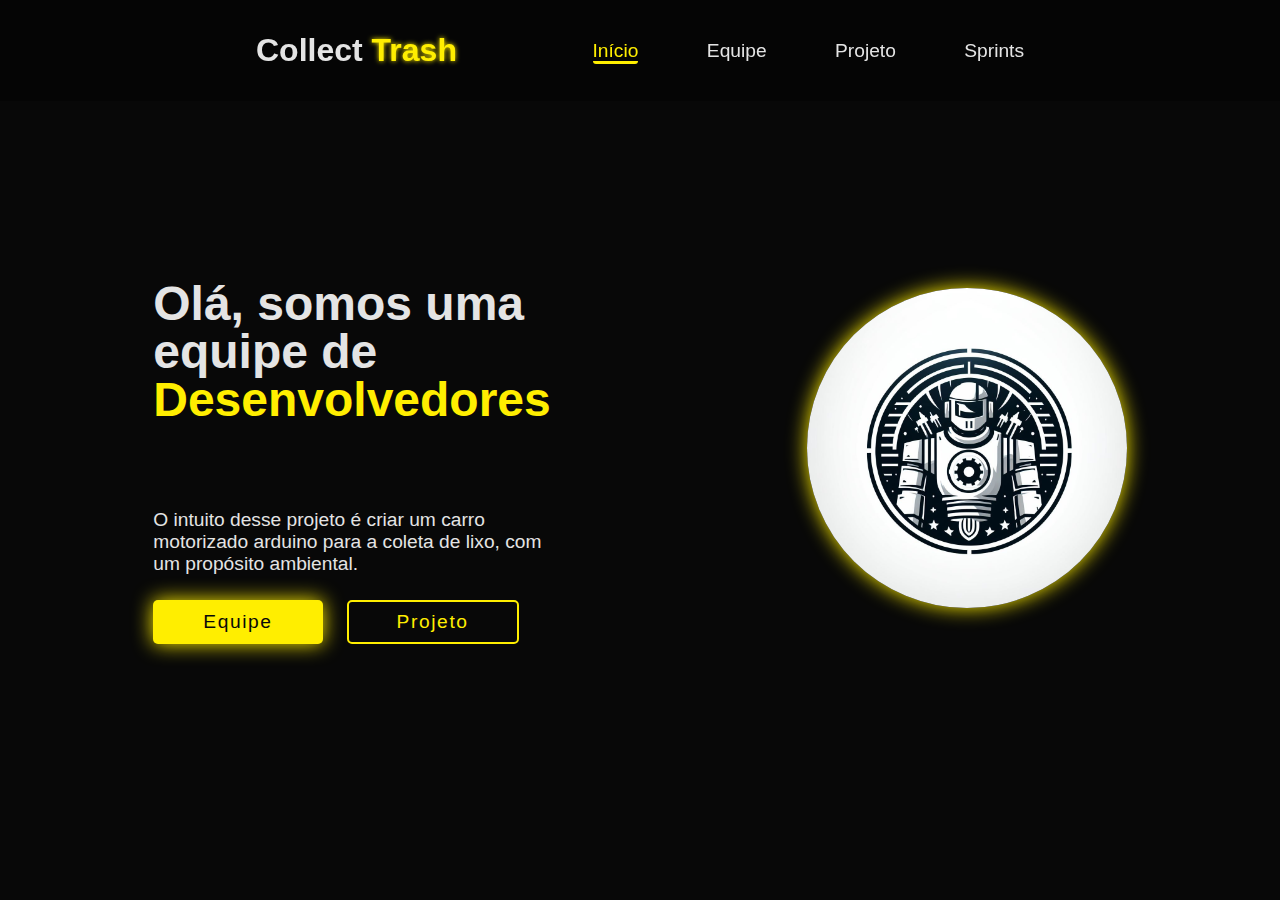
<file: index.html>
<!DOCTYPE html>
<html lang="pt-BR">

<head>
    <meta charset="UTF-8" />
    <meta name="viewport" content="width=device-width, initial-scale=1.0" />
    <link rel="stylesheet" href="assets/styles.css" />
    <link href="https://unpkg.com/boxicons@2.1.4/css/boxicons.min.css" rel="stylesheet" />

    <title>Membros</title>
</head>

<body>
    <header class="header">
        <a href="#home" class="logo">Collect <span>Trash</span></a>

        <nav class="navbar">
            <a href="index.html" class="active">Início</a>
            <a href="equipe.html">Equipe</a>
            <a href="projeto.html">Projeto</a>
            <a href="sprints.html" >Sprints</a>
    </header>
    <section class="home" id="home">
        <div class="home-content">
            <h1>Olá, somos uma equipe de <span>Desenvolvedores</span></h1>
            <h3 class="text-animation"><span></span></h3>
            <p>
                O intuito desse projeto é criar um carro motorizado arduino para a coleta de lixo, com um propósito ambiental.
            </p>
            <div class="btn-group">
                <a href="equipe.html" class="btn">Equipe</a>
                <a href="projeto.html" class="btn">Projeto</a>
            </div>
        </div>
        <div class="home-img">
            <img src="assets/images/Imagem do WhatsApp de 2024-05-14 à(s) 16.28.32_f3fa332c.jpg" alt="Logo da equipe" />
        </div>
</file>
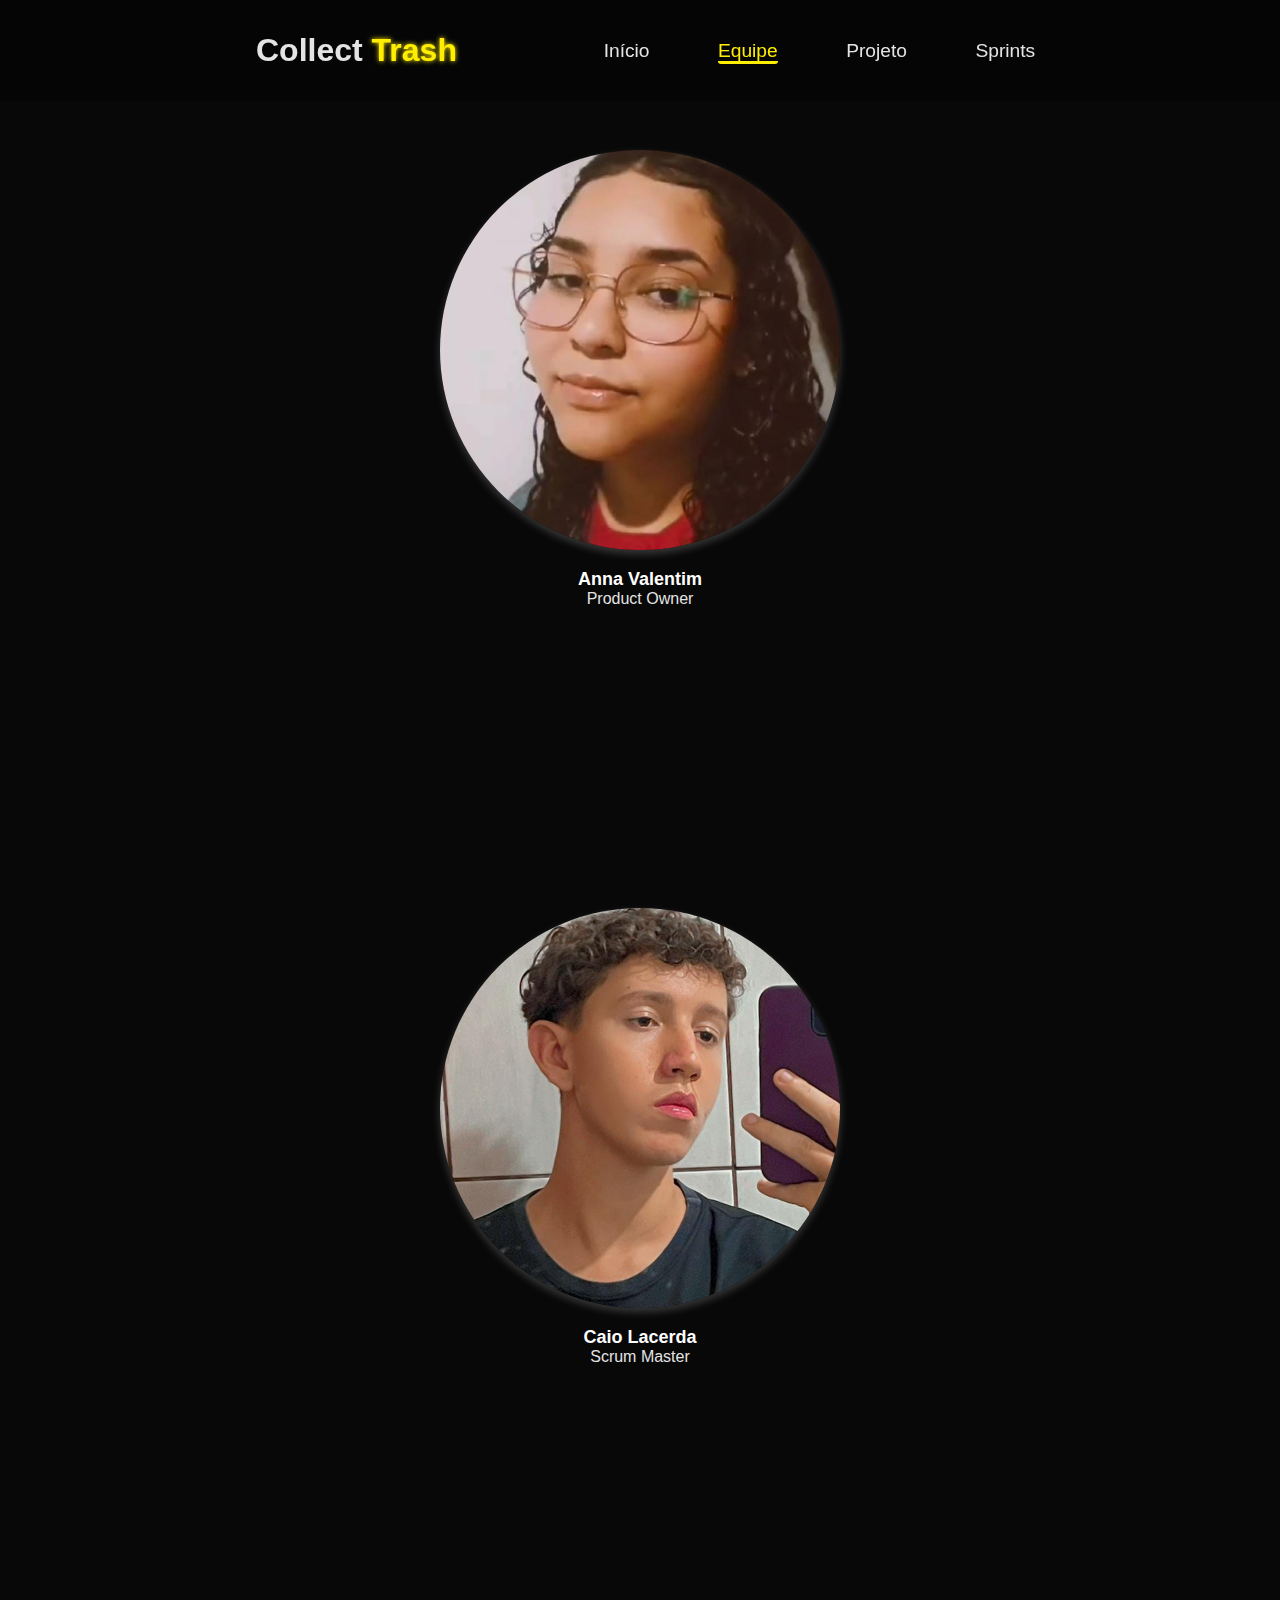
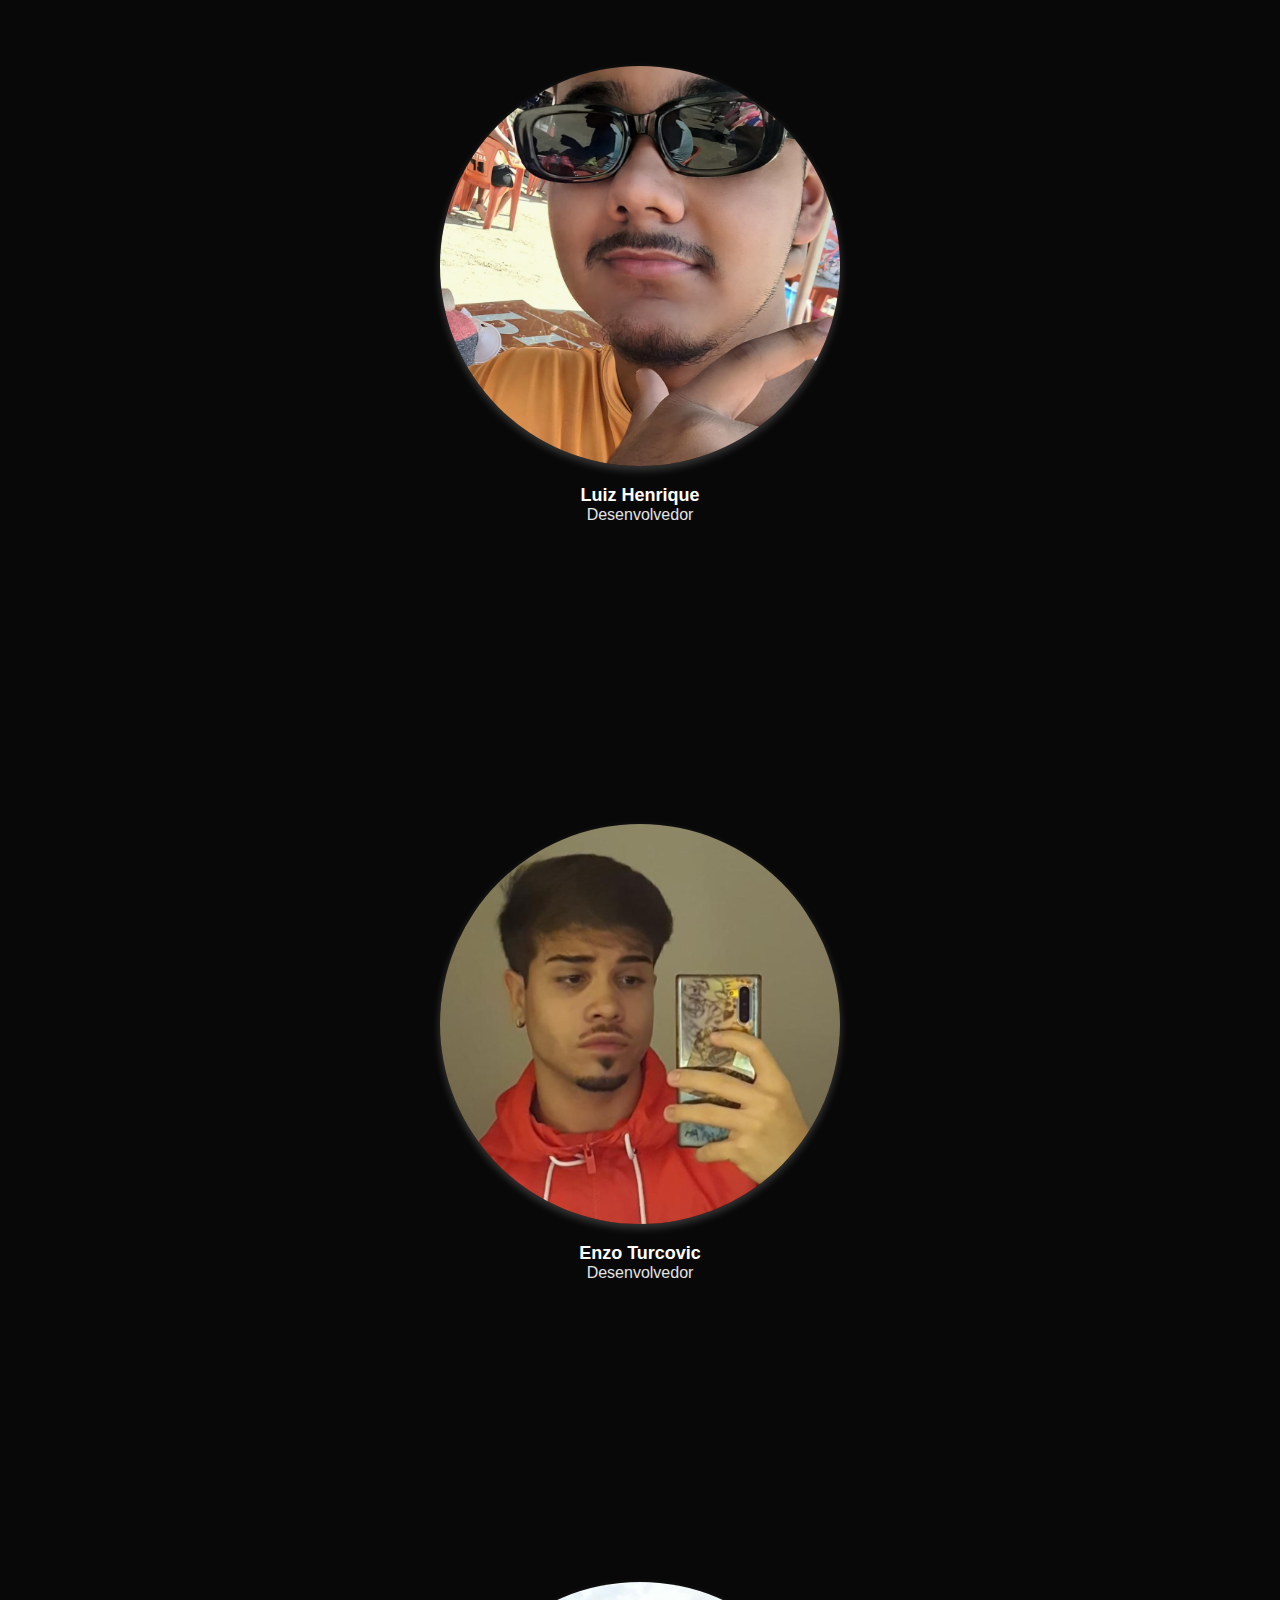
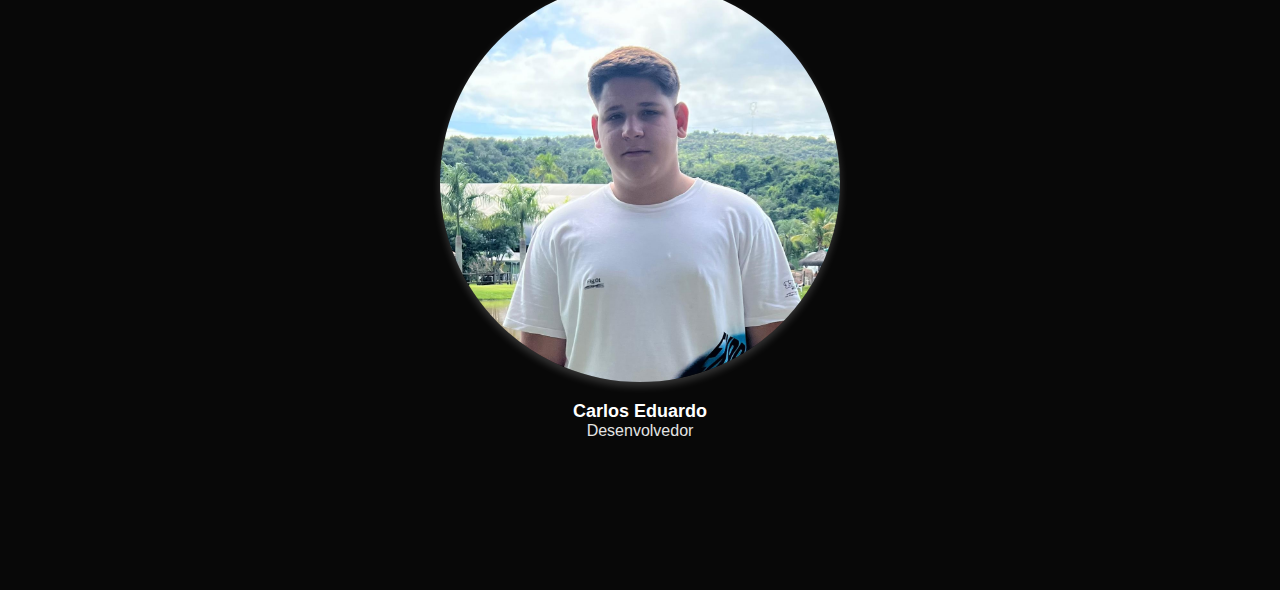
<file: equipe.html>
<!DOCTYPE html>
<html lang="pt-BR">

<head>
    <meta charset="UTF-8" />
    <meta name="viewport" content="width=device-width, initial-scale=1.0" />
    <link rel="stylesheet" href="assets/stylesquipe.css" />
    <link href="https://unpkg.com/boxicons@2.1.4/css/boxicons.min.css" rel="stylesheet" />

    <title>Equipe</title>
</head>

<body>
    <header class="header">
        <a href="#home" class="logo">Collect <span>Trash</span></a>
        <nav class="navbar">
            <a href="index.html">Início</a>
            <a href="equipe.html" class="active">Equipe</a>
            <a href="projeto.html">Projeto</a>
            <a href="sprints.html" >Sprints</a>
        </nav>
    </header>

    <div id="principal">
        <main>
            <div id="picture-aluno01">
                <img id="image-m1" src="assets/images/anna.jpg" alt="Product Owner">
                <h1>Anna Valentim</h1>
                <p>Product Owner</p>
            </div>
            <div id="picture-aluno02">
                <img id="image-m2" src="assets/images/caiox.jpg" alt="Scrum Master">
                <h1>Caio Lacerda</h1>
                <p>Scrum Master</p>
            </div>
            <div id="picture-aluno03">
                <img id="image-m3" src="assets/images/luiz.jpg" alt="Equipe de Desenvolvedores">
                <h1>Luiz Henrique</h1>
                <p>Desenvolvedor</p>
            </div>
            <div id="picture-aluno04">
                <img id="image-m4" src="assets/images/enzo.jpg" alt="Equipe de Desenvolvedores">
                <h1>Enzo Turcovic</h1>
                <p>Desenvolvedor</p>
            </div>
            <div id="picture-aluno05">
                <img id="image-m5" src="assets/images/dudu.jpg" alt="Equipe de Desenvolvedores">
                <h1>Carlos Eduardo</h1>
                <p>Desenvolvedor</p>
            </div>
        </main>
    </div>
</body>
</html>
</file>
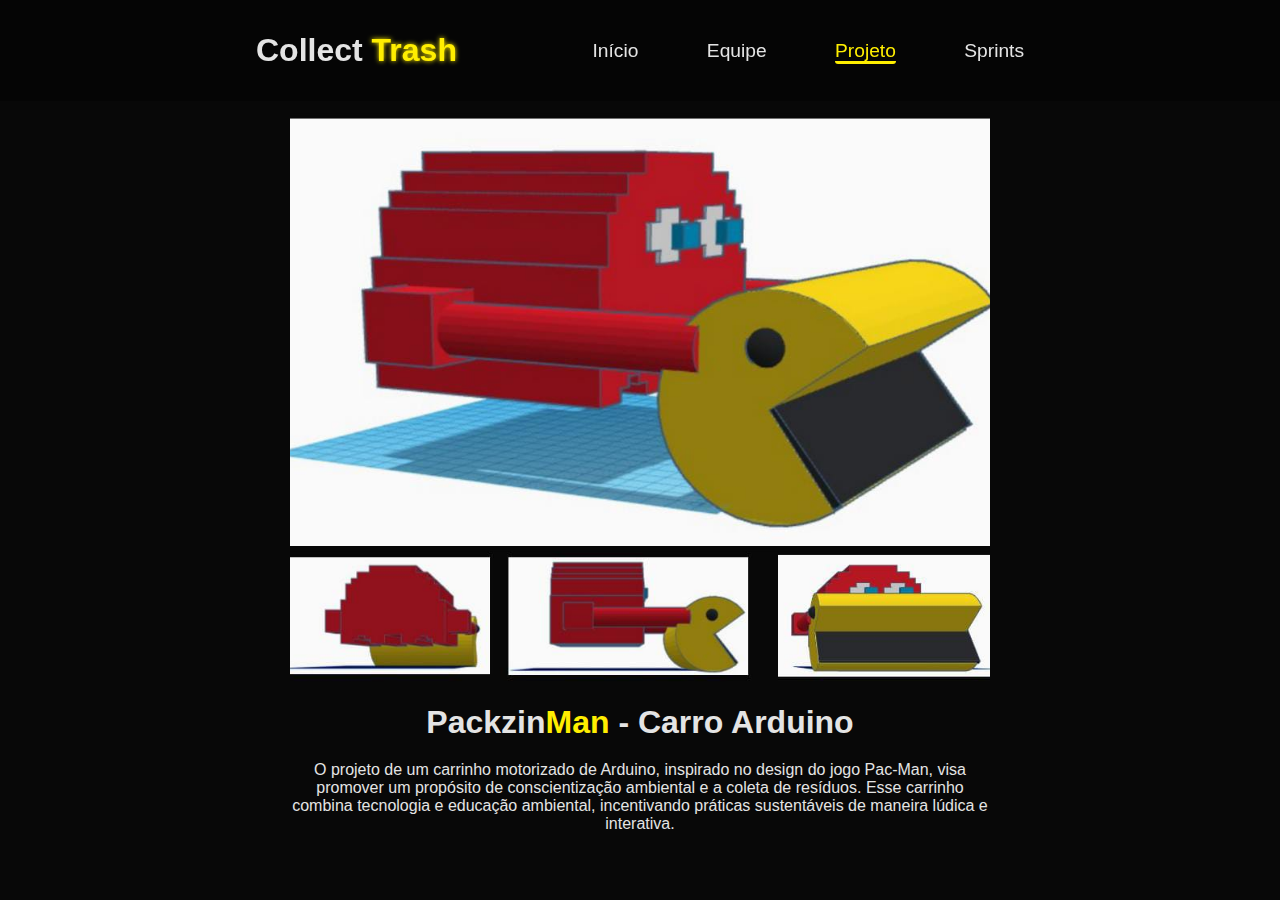
<file: projeto.html>
<!DOCTYPE html>
<html lang="pt-BR">

<head>
    <meta charset="UTF-8" />
    <meta name="viewport" content="width=device-width, initial-scale=1.0" />
    <link rel="stylesheet" href="assets/stylesprojeto.css" />
    <link href="https://unpkg.com/boxicons@2.1.4/css/boxicons.min.css" rel="stylesheet" />

    <title>Projeto</title>
</head>
<body>
    <header class="header">
        <a href="#home" class="logo">Collect <span>Trash</span></a>
        <nav class="navbar">
            <a href="index.html">Início</a>
            <a href="equipe.html" >Equipe</a>
            <a href="projeto.html" class="active">Projeto</a>
            <a href="sprints.html" >Sprints</a>
        </nav>
    </header>
    <div id="pacman">
        <main>
            <div id="pacman1">
                <img id="image-m1" src="assets/images/paczada.jpg" alt="PacMan carro">
                <h1>Packzin<span>Man </span>- Carro Arduino </h1>
                <p>O projeto de um carrinho motorizado de Arduino, inspirado no design do jogo Pac-Man, visa promover um propósito de conscientização ambiental e a 
                    coleta de resíduos. Esse carrinho combina tecnologia e educação ambiental, 
                    incentivando práticas sustentáveis de maneira lúdica e interativa.</p>
            </div>
        </main>
    </div>
</body>
</file>
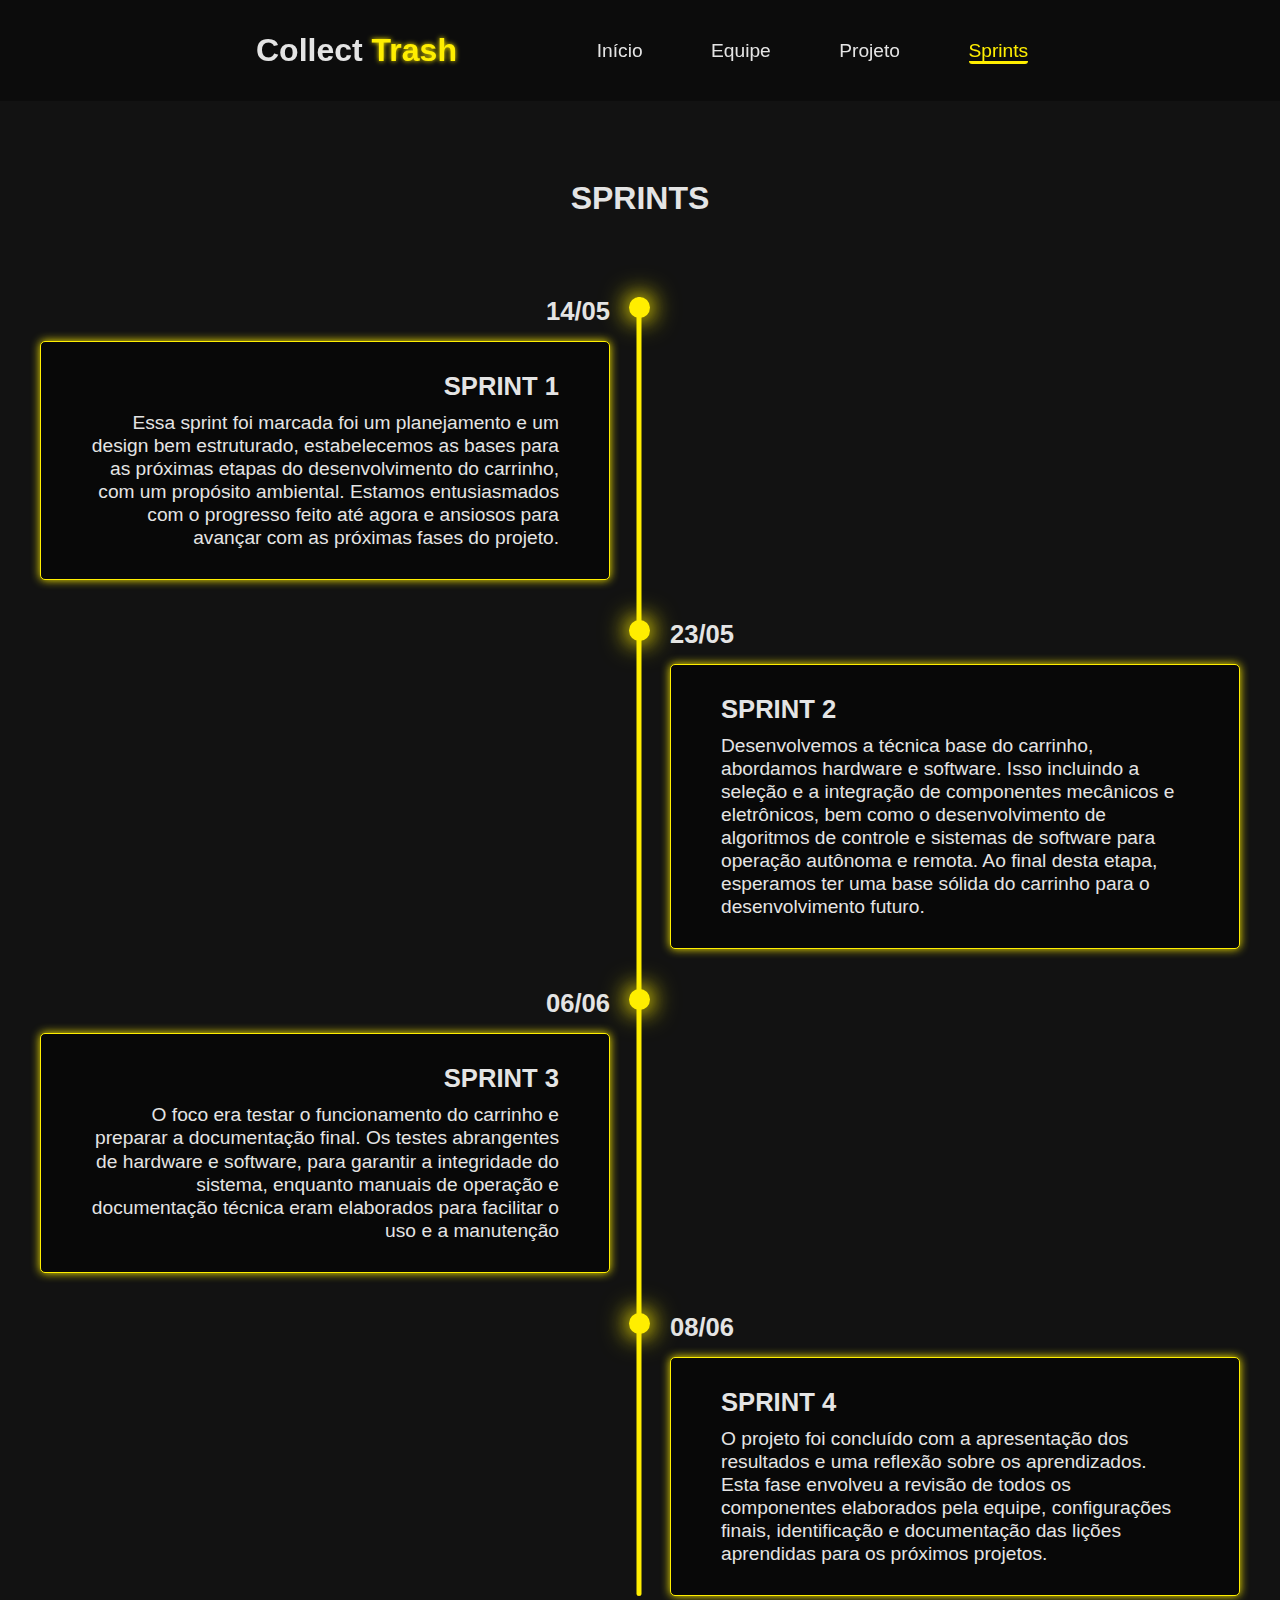
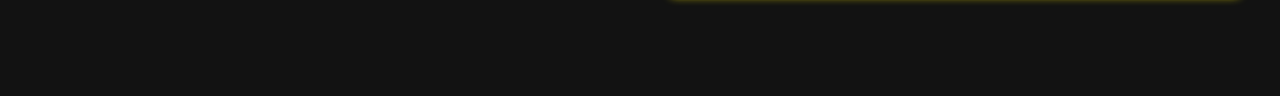
<file: sprints.html>
<!DOCTYPE html>
<html lang="pt-BR">

<head>
    <meta charset="UTF-8" />
    <meta name="viewport" content="width=device-width, initial-scale=1.0" />
    <link rel="stylesheet" href="assets/stylessprints.css" />
    <link href="https://unpkg.com/boxicons@2.1.4/css/boxicons.min.css" rel="stylesheet" />

    <title>Sprints</title>
</head>
<body>
    <header class="header">
        <a href="#home" class="logo">Collect <span>Trash</span></a>
        <nav class="navbar">
            <a href="index.html">Início</a>
            <a href="equipe.html" >Equipe</a>
            <a href="projeto.html">Projeto</a>
            <a href="sprints.html" class="active" >Sprints</a>
        </nav>
    </header>
    </div>
      <section class="education" id="education">
        <h2 class="heading">SPRINTS</h2>
  
        <div class="timeline-items">
          <div class="timeline-item">
            <div class="timeline-dot"></div>
            <div class="timeline-date">14/05</div>
            <div class="timeline-content">
              <h3>SPRINT 1</h3>
              <p>
                Essa sprint foi marcada foi um planejamento e um design bem estruturado, estabelecemos as bases para as próximas etapas do desenvolvimento do carrinho, com um propósito ambiental.
                    Estamos entusiasmados com o progresso feito até agora e ansiosos para avançar com as próximas fases do projeto.
              </p>
            </div>
          </div>
  
          <div class="timeline-item">
            <div class="timeline-dot"></div>
            <div class="timeline-date">23/05</div>
            <div class="timeline-content">
              <h3>SPRINT 2</h3>
              <p>
                Desenvolvemos a técnica base do carrinho, abordamos hardware e software. Isso incluindo a seleção e a integração de componentes mecânicos e eletrônicos, bem como o desenvolvimento de algoritmos de controle e sistemas de software para operação autônoma e remota. Ao final desta etapa, esperamos ter uma base sólida do carrinho para o desenvolvimento futuro.
              </p>
            </div>
          </div>
  
          <div class="timeline-item">
            <div class="timeline-dot"></div>
            <div class="timeline-date">06/06</div>
            <div class="timeline-content">
              <h3>SPRINT 3</h3>
              <p>
              O foco era testar o funcionamento do carrinho e preparar a documentação final. Os testes abrangentes de hardware e software, para garantir a integridade do sistema, enquanto manuais de operação e documentação técnica eram elaborados para facilitar o uso e a manutenção
              </p>
            </div>
          </div>
          <div class="timeline-item">
            <div class="timeline-dot"></div>
            <div class="timeline-date">08/06</div>
            <div class="timeline-content">
              <h3>SPRINT 4</h3>
              <p>
              O projeto foi concluído com a apresentação dos resultados e uma reflexão sobre os aprendizados. Esta fase envolveu a revisão de todos os componentes elaborados pela equipe, configurações finais, identificação e documentação das lições aprendidas para os próximos projetos.
              </p>
            </div>
          </div>
        </div>
      </section>
</file>
<file: assets/styles.css>
* {
  margin: 0;
  padding: 0;
  box-sizing: border-box;
  text-decoration: none;
  border: none;
  outline: none;
  scroll-behavior: smooth;
  font-family: "Poppins", sans-serif;
}

:root {
  --bg-color: #080808;
  --secondary-bg-color: #121212;
  --text-color: #e4e4e4;
  --main-color: #ffee00;
}

html {
  overflow-x: hidden;
}

body {
  background-color: var(--bg-color);
  color: var(--text-color);
}

.header {
  position: fixed;
  top: 0;
  left: 0;
  width: 100%;
  padding: 2rem 16rem;
  background: rgba(0, 0, 0, 0.3);
  backdrop-filter: blur(10px);
  display: flex;
  justify-content: space-between;
  align-items: center;
  z-index: 5;
}

.logo {
  font-size: 2rem;
  color: var(--text-color);
  font-weight: 800;
  cursor: pointer;
  transition: 0.3s ease;
}

.logo:hover {
  transform: scale(1.03);
}

.logo span {
  text-shadow: 0 0 5px var(--main-color);
}

.navbar a {
  font-size: 1.2rem;
  color: var(--text-color);
  margin-left: 4rem;
  font-weight: 500;
  transition: 0.3s ease;
  border-bottom: 3px solid transparent;
  border-radius: 3px;
}

.navbar a:hover,
.navbar a.active {
  color: var(--main-color);
  border-bottom: 3px solid var(--main-color);
  border-radius: 3px;
}

section {
  min-height: 100vh;
  padding: 4rem 16rem;
}

.home {
  display: flex;
  align-items: center;
  justify-content: center;
  gap: 16rem;
}

.home-content {
  display: flex;
  flex-direction: column;
  align-items: baseline;
  text-align: left;
  justify-content: center;
}

span {
  color: var(--main-color);
}

.logo span {
  color: var(--main-color);
}

.home-content h3 {
  margin-top: 1rem;
  margin-bottom: 2rem;
  font-size: 2rem;
}

.home-content h1 {
  font-size: 3rem;
  font-weight: 700;
  margin-top: 1.5rem;
  line-height: 1;
}

.home-img {
  border-radius: 50%;
}

.home-img img {
  top: 3rem;
  width: 25vw;
  border-radius: 50%;
  box-shadow: 0 0 20px var(--main-color);
  cursor: pointer;
  transition: 0.4s ease-in-out;
}

.home-img img:hover {
  box-shadow: 0 0 20px var(--main-color), 0 0 40px var(--main-color),
    0 0 60px var(--main-color);
}

.home-content p {
  font-size: 1.2rem;
  font-weight: 100;
  max-width: 1200px;
  padding-bottom: 25px;
}

.btn {
  display: inline-block;
  padding: 0.55rem 3rem;
  background: var(--main-color);
  box-shadow: 0 0 20px var(--main-color);
  border-radius: 5px;
  font-size: 1.2rem;
  color: var(--bg-color);
  border: 2px solid transparent;
  letter-spacing: 0.1rem;
  font-weight: 500;
  transition: 0.3s ease-in-out;
  cursor: pointer;
}

.btn:hover {
  transform: scale(1.05);
  box-shadow: 0 0 10px var(--main-color), 0 0 15px var(--main-color),
    0 0 20px var(--main-color);
}

.btn-group {
  display: flex;
  align-items: center;
  gap: 1.5rem;
}

.btn-group a:nth-of-type(2) {
  background-color: var(--bg-color);
  color: var(--main-color);
  border: 2px solid var(--main-color);
  box-shadow: 0 0 20px transparent;
}

.btn-group a:nth-of-type(2):hover {
  box-shadow: 0 0 20px var(--main-color);
  background-color: var(--main-color);
  color: var(--bg-color);
}

.text-animation {
  font-size: 34px;
  font-weight: 600;
  min-width: 280px;
}

.text-animation span {
  position: relative;
}

.text-animation span::before {
  content: "Equipe Collect Trash";
  color: var(--main-color);
  animation: words 20s infinite;
}

.text-animation span::after {
  content: "";
  background-color: var(--bg-color);
  position: absolute;
  width: calc(100% + 8px);
  height: 100%;
  border-left: 3px solid var(--bg-color);
  right: -8px;
  animation: cursor 1s infinite, typing 20s steps(14) infinite;
}

@keyframes cursor {
  to {
    border-left: 3px solid var(--main-color);
  }
}

@keyframes typing {
  10%,
  15%,
  30%,
  35%,
  50%,
  55%,
  70%,
  75%,
  90%,
  95% {
    width: 0;
  }

  5%,
  20%,
  25%,
  40%,
  45%,
  60%,
  65%,
  80%,
  85%,
  100% {
    width: calc(100% + 8px);
  }
}
</file>
<file: assets/stylesquipe.css>
* {
  margin: 0;
  padding: 0;
  box-sizing: border-box;
  text-decoration: none;
  border: none;
  outline: none;
  scroll-behavior: smooth;
  font-family: "Poppins", sans-serif;
}

:root {
  --bg-color: #080808;
  --secondary-bg-color: #121212;
  --text-color: #e4e4e4;
  --main-color: #ffee00;
}

html {
  overflow-x: hidden;
}

body {
  background-color: var(--bg-color);
  color: var(--text-color);
}

.header {
  position: fixed;
  top: 0;
  left: 0;
  width: 100.87%;
  padding: 2rem 16rem;
  background: rgba(0, 0, 0, 0.3);
  backdrop-filter: blur(10px);
  display: flex;
  justify-content: space-between;
  align-items: center;
  z-index: 5;
}

.logo {
  font-size: 2rem;
  color: var(--text-color);
  font-weight: 800;
  cursor: pointer;
  transition: 0.3s ease;
}

.logo:hover {
  transform: scale(1.03);
}

.logo span {
  text-shadow: 0 0 5px var(--main-color);
}

.navbar a {
  font-size: 1.2rem;
  color: var(--text-color);
  margin-left: 4rem;
  font-weight: 500;
  transition: 0.3s ease;
  border-bottom: 3px solid transparent;
  border-radius: 3px;
}

.navbar a:hover,
.navbar a.active {
  color: var(--main-color);
  border-bottom: 3px solid var(--main-color);
  border-radius: 3px;
}

section {
  min-height: 100vh;
  padding: 4rem 16rem;
}

.home {
  display: flex;
  align-items: center;
  justify-content: center;
  gap: 16rem;
}

.home-content {
  display: flex;
  flex-direction: column;
  align-items: baseline;
  text-align: left;
  justify-content: center;
}

span {
  color: var(--main-color);
}

.logo span {
  color: var(--main-color);
}

.home-content h3 {
  margin-top: 1rem;
  margin-bottom: 2rem;
  font-size: 2rem;
}

.home-content h1 {
  font-size: 3rem;
  font-weight: 700;
  margin-top: 1.5rem;
  line-height: 1;
}

.home-img {
  border-radius: 50%;
}

.home-img img {
  top: 3rem;
  width: 20vw;
  border-radius: 50%;
  box-shadow: 0 0 20px var(--main-color);
  cursor: pointer;
  transition: 0.4s ease-in-out;
}

.home-img img:hover {
  box-shadow: 0 0 20px var(--main-color), 0 0 40px var(--main-color),
    0 0 60px var(--main-color);
}

.home-content p {
  font-size: 1.2rem;
  font-weight: 400;
  line-height: 1.6;
  max-width: 1000px;
}

.btn {
  display: inline-block;
  padding: 1rem 2rem;
  background: var(--main-color);
  box-shadow: 0 0 20px var(--main-color);
  border-radius: 5px;
  font-size: 1.2rem;
  color: var(--bg-color);
  border: 2px solid transparent;
  letter-spacing: 0.1rem;
  font-weight: 500;
  transition: 0.3s ease-in-out;
  cursor: pointer;
}

.btn:hover {
  transform: scale(1.05);
  box-shadow: 0 0 10px var(--main-color), 0 0 15px var(--main-color),
    0 0 20px var(--main-color);
}

.btn-group {
  display: flex;
  align-items: center;
  gap: 1.5rem;
}

.btn-group a:nth-of-type(2) {
  background-color: var(--bg-color);
  color: var(--main-color);
  border: 2px solid var(--main-color);
  box-shadow: 0 0 20px transparent;
}

.btn-group a:nth-of-type(2):hover {
  box-shadow: 0 0 20px var(--main-color);
  background-color: var(--main-color);
  color: var(--bg-color);
}

main {
  display: flex;
  justify-content: center;
  align-items: center;
  flex-wrap: wrap;
}

main div {
  text-align: center;
  margin: 150px;
}
main img:hover {
  transform: scale(1.02);
  box-shadow: 0 0 10px var(--main-color), 0 0 15px var(--main-color),
    0 0 20px var(--main-color);
}
main img {
  width: 400px;
  height: 400px;
  object-fit: cover;
  border-radius: 50%;
  box-shadow: 0 4px 8px rgba(255, 255, 255, 0.2);
  cursor: pointer;
}

main h1 {
  font-size: 18px;
  margin-top: 15px;
  color: #ffffff;
}
</file>
<file: assets/stylesprojeto.css>
* {
  margin: 0;
  padding: 0;
  box-sizing: border-box;
  text-decoration: none;
  border: none;
  outline: none;
  scroll-behavior: smooth;
  font-family: "Poppins", sans-serif;
}

:root {
  --bg-color: #080808;
  --secondary-bg-color: #121212;
  --text-color: #e4e4e4;
  --main-color: #ffee00;
}

html {
  overflow-x: hidden;
}

body {
  background-color: var(--bg-color);
  color: var(--text-color);
}

.header {
  position: fixed;
  top: 0;
  left: 0;
  width: 100%;
  padding: 2rem 16rem;
  background: rgba(0, 0, 0, 0.3);
  backdrop-filter: blur(10px);
  display: flex;
  justify-content: space-between;
  align-items: center;
  z-index: 5;
}

.logo {
  font-size: 2rem;
  color: var(--text-color);
  font-weight: 800;
  cursor: pointer;
  transition: 0.3s ease;
}

.logo:hover {
  transform: scale(1.03);
}

.logo span {
  text-shadow: 0 0 5px var(--main-color);
}

.navbar a {
  font-size: 1.2rem;
  color: var(--text-color);
  margin-left: 4rem;
  font-weight: 500;
  transition: 0.3s ease;
  border-bottom: 3px solid transparent;
  border-radius: 3px;
}

.navbar a:hover,
.navbar a.active {
  color: var(--main-color);
  border-bottom: 3px solid var(--main-color);
  border-radius: 3px;
}

section {
  min-height: 100vh;
  padding: 4rem 16rem;
}

.home {
  display: flex;
  align-items: center;
  justify-content: center;
  gap: 16rem;
}

.home-content {
  display: flex;
  flex-direction: column;
  align-items: baseline;
  text-align: left;
  justify-content: center;
}

span {
  color: var(--main-color);
}

.logo span {
  color: var(--main-color);
}

.home-content h3 {
  margin-top: 1rem;
  margin-bottom: 2rem;
  font-size: 2rem;
}

.home-content h1 {
  font-size: 3rem;
  font-weight: 700;
  margin-top: 1.5rem;
  line-height: 1;
}

.home-img {
  border-radius: 50%;
}

.home-img img {
  top: 3rem;
  width: 20vw;
  border-radius: 50%;
  box-shadow: 0 0 20px var(--main-color);
  cursor: pointer;
  transition: 0.4s ease-in-out;
}

.home-img img:hover {
  box-shadow: 0 0 20px var(--main-color), 0 0 40px var(--main-color),
    0 0 60px var(--main-color);
}

.home-content p {
  font-size: 1.2rem;
  font-weight: 400;
  line-height: 1.6;
  max-width: 1000px;
}

.btn {
  display: inline-block;
  padding: 1rem 2rem;
  background: var(--main-color);
  box-shadow: 0 0 20px var(--main-color);
  border-radius: 5px;
  font-size: 1.2rem;
  color: var(--bg-color);
  border: 2px solid transparent;
  letter-spacing: 0.1rem;
  font-weight: 500;
  transition: 0.3s ease-in-out;
  cursor: pointer;
}

.btn:hover {
  transform: scale(1.05);
  box-shadow: 0 0 10px var(--main-color), 0 0 15px var(--main-color),
    0 0 20px var(--main-color);
}

.btn-group {
  display: flex;
  align-items: center;
  gap: 1.5rem;
}

.btn-group a:nth-of-type(2) {
  background-color: var(--bg-color);
  color: var(--main-color);
  border: 2px solid var(--main-color);
  box-shadow: 0 0 20px transparent;
}

.btn-group a:nth-of-type(2):hover {
  box-shadow: 0 0 20px var(--main-color);
  background-color: var(--main-color);
  color: var(--bg-color);
}

#pacman {
  text-align: center;
  padding: 100px;
}

#pacman img {
  width: 700px;
  height: 600px;
  object-fit: cover;
}

#pacman p {
  position: absolute;
  bottom: 16;
  left: 50%;
  transform: translateX(-50%);
  width: 750px;
  padding: 20px;
}
</file>
<file: assets/stylessprints.css>
* {
    margin: 0;
    padding: 0;
    box-sizing: border-box;
    text-decoration: none;
    border: none;
    outline: none;
    scroll-behavior: smooth;
    font-family: "Poppins", sans-serif;
}

:root {
    --bg-color: #080808;
    --secondary-bg-color: #121212;
    --text-color: #e4e4e4;
    --main-color: #ffee00;
}

html {
    overflow-x: hidden;
}

body {
    background-color: var(--bg-color);
    color: var(--text-color);
}

.header {
    position: fixed;
    top: 0;
    left: 0;
    width: 100.33%;
    padding: 2rem 16rem;
    background: rgba(0, 0, 0, 0.3);
    backdrop-filter: blur(10px);
    display: flex;
    justify-content: space-between;
    align-items: center;
    z-index: 5;
}

.logo {
    font-size: 2rem;
    color: var(--text-color);
    font-weight: 800;
    cursor: pointer;
    transition: 0.3s ease;
}

.logo:hover {
    transform: scale(1.03);
}

.logo span {
    text-shadow: 0 0 5px var(--main-color);
}

.navbar a {
    font-size: 1.2rem;
    color: var(--text-color);
    margin-left: 4rem;
    font-weight: 500;
    transition: 0.3s ease;
    border-bottom: 3px solid transparent;
    border-radius: 3px;
}

.navbar a:hover,
.navbar a.active {
    color: var(--main-color);
    border-bottom: 3px solid var(--main-color);
    border-radius: 3px;
}

section {
    min-height: 100vh;
    padding: 4rem 16rem;
}

.home {
    display: flex;
    align-items: center;
    justify-content: center;
    gap: 16rem;
}

.home-content {
    display: flex;
    flex-direction: column;
    align-items: baseline;
    text-align: left;
    justify-content: center;
}

span {
    color: var(--main-color);
}

.logo span {
    color: var(--main-color);
}

.home-content h3 {
    margin-top: 1rem;
    margin-bottom: 2rem;
    font-size: 2rem;
}

.home-content h1 {
    font-size: 3rem;
    font-weight: 700;
    margin-top: 1.5rem;
    line-height: 1;
}

.home-img {
    border-radius: 50%;
}

.home-img img {
    top: 3rem;
    width: 20vw;
    border-radius: 50%;
    box-shadow: 0 0 20px var(--main-color);
    cursor: pointer;
    transition: 0.4s ease-in-out;
}

.home-img img:hover {
    box-shadow: 0 0 20px var(--main-color), 0 0 40px var(--main-color),
        0 0 60px var(--main-color);
}

.home-content p {
    font-size: 1.2rem;
    font-weight: 400;
    line-height: 1.6;
    max-width: 1000px;
}

.btn {
    display: inline-block;
    padding: 1rem 2rem;
    background: var(--main-color);
    box-shadow: 0 0 20px var(--main-color);
    border-radius: 5px;
    font-size: 1.2rem;
    color: var(--bg-color);
    border: 2px solid transparent;
    letter-spacing: 0.1rem;
    font-weight: 500;
    transition: 0.3s ease-in-out;
    cursor: pointer;
}

.btn:hover {
    transform: scale(1.05);
    box-shadow: 0 0 10px var(--main-color), 0 0 15px var(--main-color),
        0 0 20px var(--main-color);
}

.btn-group {
    display: flex;
    align-items: center;
    gap: 1.5rem;
}

.btn-group a:nth-of-type(2) {
    background-color: var(--bg-color);
    color: var(--main-color);
    border: 2px solid var(--main-color);
    box-shadow: 0 0 20px transparent;
}

.btn-group a:nth-of-type(2):hover {
    box-shadow: 0 0 20px var(--main-color);
    background-color: var(--main-color);
    color: var(--bg-color);
}


.heading {
    font-size: 2rem;
    text-align: center;
    margin: 5rem 0;
}

.education {
    padding: 100px 15px;
    background: var(--secondary-bg-color);
}

.education h2 {
    margin-bottom: 5rem;
}

.timeline-items {
    max-width: 1200px;
    margin: auto;
    display: flex;
    flex-wrap: wrap;
    position: relative;
}

.timeline-items::before {
    content: "";
    position: absolute;
    width: 5px;
    height: 100%;
    background-color: var(--main-color);
    left: calc(50% - 1px);
    top: 0;
    transform: translateX(-50%);
    border-radius: 5px;
}

.timeline-item {
    margin-bottom: 40px;
    width: 100%;
    position: relative;
}

.timeline-item:last-child {
    margin-bottom: 0;
}

.timeline-item:nth-child(odd) {
    padding-right: calc(50% + 30px);
    text-align: right;
}

.timeline-item:nth-child(even) {
    padding-left: calc(50% + 30px);
    text-align: left;
}

.timeline-dot {
    height: 21px;
    width: 21px;
    background-color: var(--main-color);
    box-shadow: 0 0 20px var(--main-color), 0 0 30px var(--main-color);
    position: absolute;
    left: calc(50% - 11px);
    border-radius: 50%;
}

.timeline-date {
    font-size: 1.6rem;
    font-weight: 800;
    color: var(--text-color);
    margin: 0 0 15px;
}

.timeline-content {
    background: var(--bg-color);
    border: 1px solid var(--main-color);
    padding: 30px 50px;
    border-radius: 5px;
    box-shadow: 0 0 10px var(--main-color);
    cursor: pointer;
    transition: 0.3s ease-in-out;
}

.timeline-content:hover {
    transform: scale(1.05);
    box-shadow: 0 0 20px var(--main-color);
}

.timeline-content h3 {
    font-size: 1.6rem;
    font-weight: 600;
    color: var(--text-color);
    margin: 0 0 10px;
}

.timeline-content p {
    font-size: 1.2rem;
    font-weight: 300;
    color: var(--text-color);
    line-height: 1.2;
}

::-webkit-scrollbar {
    width: 6px;
}

::-webkit-scrollbar-thumb {
    background-color: var(--main-color);
    border-radius: 5px;
}

::-webkit-scrollbar-track {
    background-color: var(--bg-color);
}
</file>
